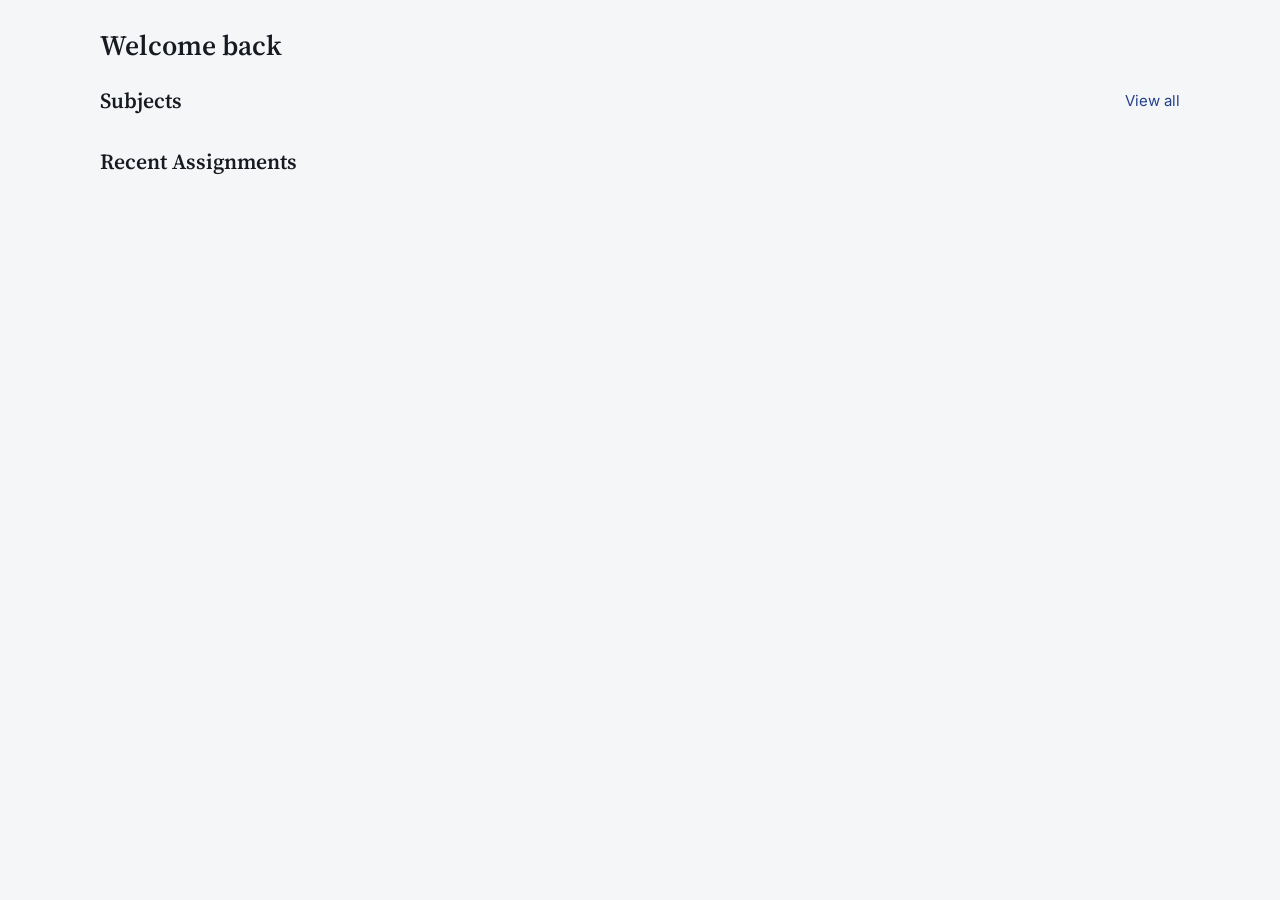
<file: dashboard.html>
<!DOCTYPE html>
<html lang="en">
<head>
<meta charset="UTF-8">
<meta name="viewport" content="width=device-width, initial-scale=1.0">
<title>Dashboard — Assignment Repository</title>
<link rel="stylesheet" href="css/global.css">
<link rel="stylesheet" href="css/components.css">
<link rel="stylesheet" href="css/dashboard.css">
</head>
<body>
  <div id="app-nav"></div>

  <main class="app-main">
    <div class="page-header">
      <div>
        <h1>Welcome back</h1>
        <p class="subtitle" id="welcome-email"></p>
      </div>
    </div>

    <div class="section-block">
      <div class="section-title">
        <h2>Subjects</h2>
        <a href="subjects.html">View all</a>
      </div>
      <div id="dashboard-subjects"></div>
    </div>

    <div class="section-block">
      <div class="section-title"><h2>Recent Assignments</h2></div>
      <div id="dashboard-recent"></div>
    </div>
  </main>

  <script type="module" src="js/dashboard.js"></script>
</body>
</html>
</file>
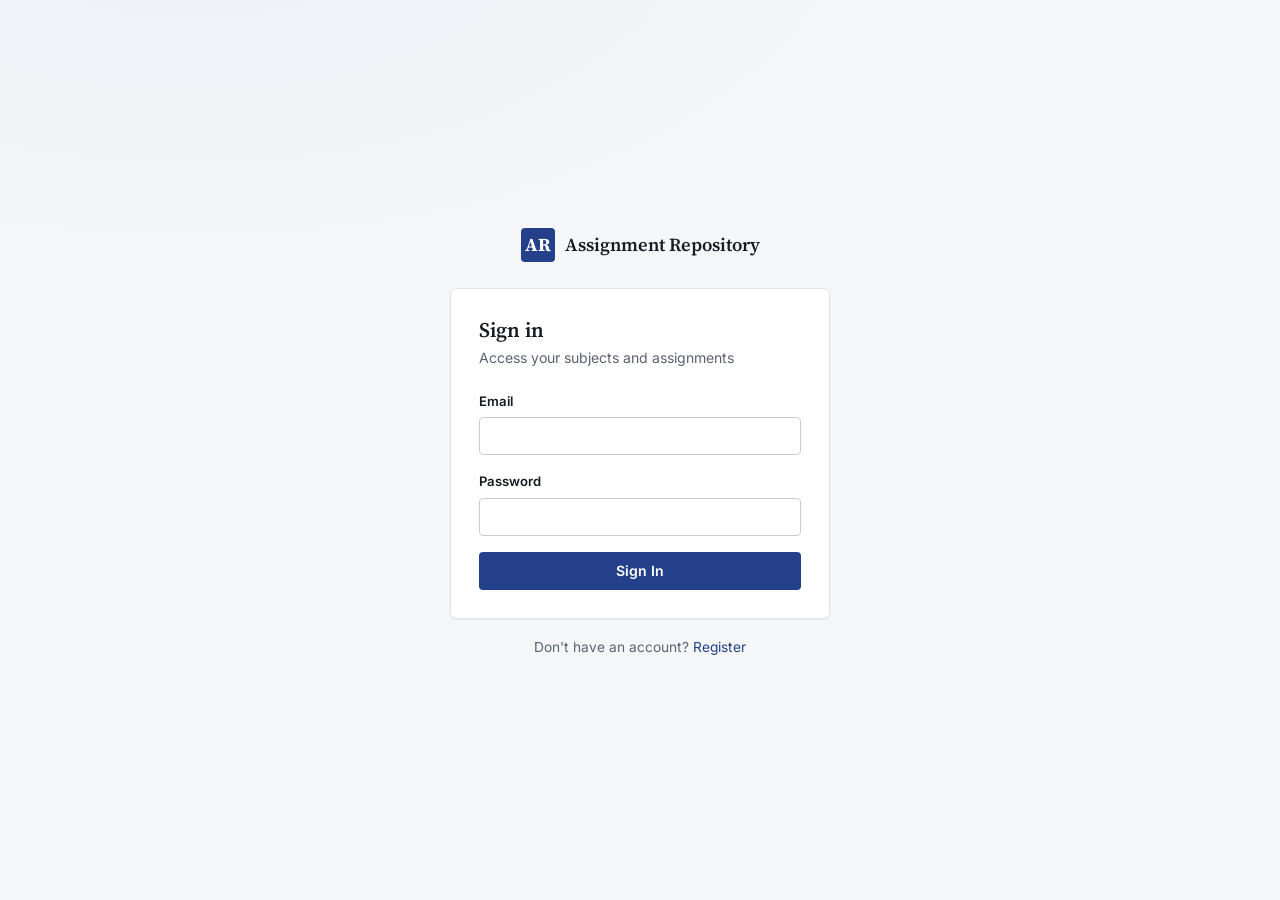
<file: login.html>
<!DOCTYPE html>
<html lang="en">
<head>
<meta charset="UTF-8">
<meta name="viewport" content="width=device-width, initial-scale=1.0">
<title>Sign In — Assignment Repository</title>
<link rel="stylesheet" href="css/global.css">
<link rel="stylesheet" href="css/components.css">
<link rel="stylesheet" href="css/auth.css">
</head>
<body>
  <div class="auth-shell">
    <div class="auth-card">
      <div class="auth-brand"><span class="mark">AR</span><span>Assignment Repository</span></div>
      <div class="card">
        <h1>Sign in</h1>
        <p class="subtitle">Access your subjects and assignments</p>

        <div id="login-status-banner" class="form-error-banner hidden"></div>
        <div id="login-error" class="form-error-banner hidden"></div>

        <form id="login-form" novalidate>
          <div class="field">
            <label for="email">Email</label>
            <input type="email" id="email" name="email" required autocomplete="email">
          </div>
          <div class="field">
            <label for="password">Password</label>
            <input type="password" id="password" name="password" required autocomplete="current-password">
          </div>
          <button type="submit" class="btn btn-primary btn-block">Sign In</button>
        </form>
      </div>
      <p class="auth-footer">Don't have an account? <a href="register.html">Register</a></p>
    </div>
  </div>

  <script type="module">
    import { initLoginPage } from "./js/auth.js";
    initLoginPage();
  </script>
</body>
</html>
</file>
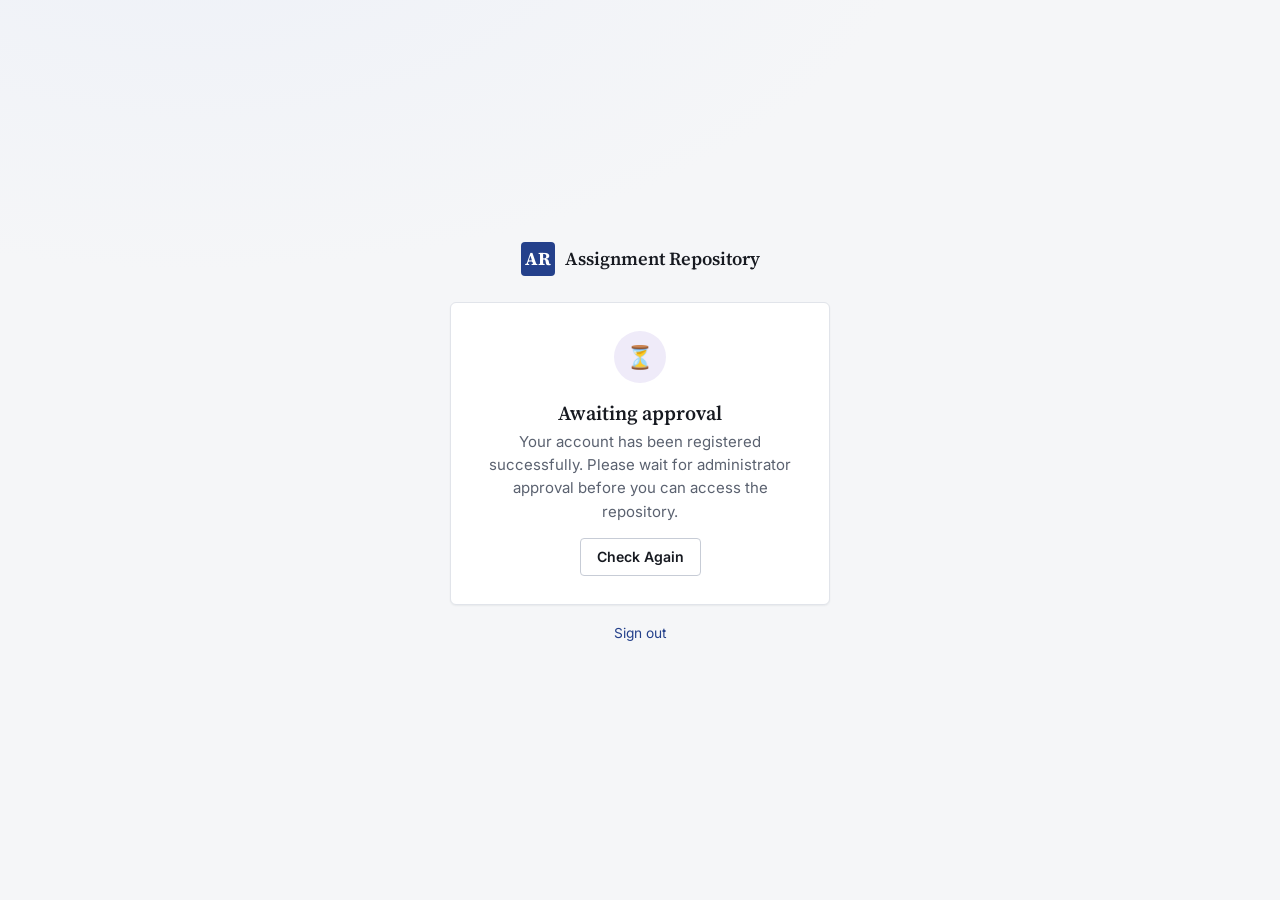
<file: pending.html>
<!DOCTYPE html>
<html lang="en">
<head>
<meta charset="UTF-8">
<meta name="viewport" content="width=device-width, initial-scale=1.0">
<title>Pending Approval — Assignment Repository</title>
<link rel="stylesheet" href="css/global.css">
<link rel="stylesheet" href="css/components.css">
<link rel="stylesheet" href="css/auth.css">
</head>
<body>
  <div class="auth-shell">
    <div class="auth-card">
      <div class="auth-brand"><span class="mark">AR</span><span>Assignment Repository</span></div>
      <div class="card pending-card">
        <div class="pending-icon">⏳</div>
        <h1>Awaiting approval</h1>
        <p>Your account has been registered successfully. Please wait for administrator approval before you can access the repository.</p>
        <button class="btn btn-secondary" id="refresh-btn">Check Again</button>
      </div>
      <p class="auth-footer"><a href="#" id="logout-link">Sign out</a></p>
    </div>
  </div>

  <script type="module">
    import { initPendingPage } from "./js/auth.js";
    import { attachLogoutHandler } from "./js/access.js";
    attachLogoutHandler();
    initPendingPage();
    document.getElementById("refresh-btn").addEventListener("click", () => window.location.reload());
  </script>
</body>
</html>
</file>
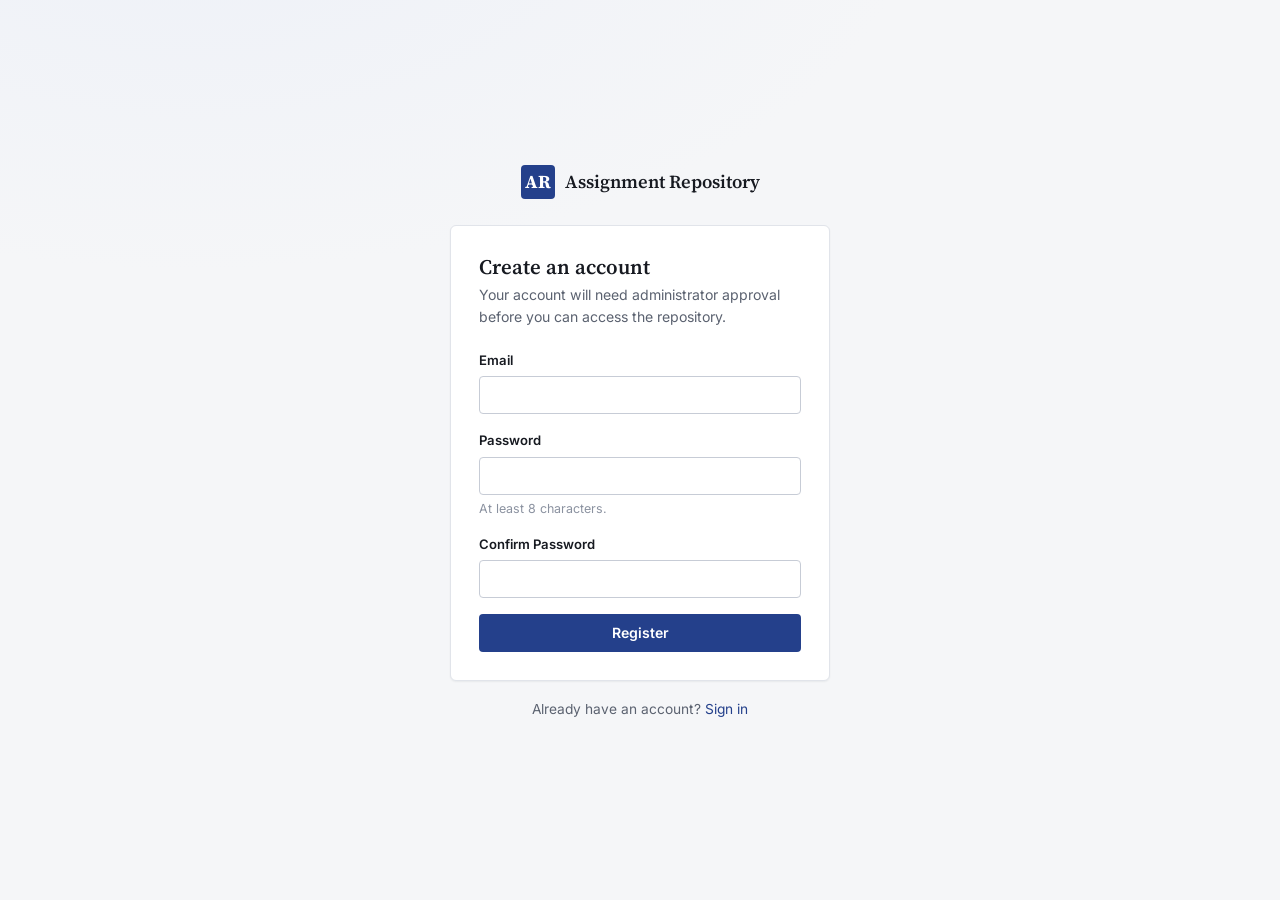
<file: register.html>
<!DOCTYPE html>
<html lang="en">
<head>
<meta charset="UTF-8">
<meta name="viewport" content="width=device-width, initial-scale=1.0">
<title>Register — Assignment Repository</title>
<link rel="stylesheet" href="css/global.css">
<link rel="stylesheet" href="css/components.css">
<link rel="stylesheet" href="css/auth.css">
</head>
<body>
  <div class="auth-shell">
    <div class="auth-card">
      <div class="auth-brand"><span class="mark">AR</span><span>Assignment Repository</span></div>
      <div class="card">
        <h1>Create an account</h1>
        <p class="subtitle">Your account will need administrator approval before you can access the repository.</p>

        <div id="register-error" class="form-error-banner hidden"></div>

        <form id="register-form" novalidate>
          <div class="field">
            <label for="email">Email</label>
            <input type="email" id="email" name="email" required autocomplete="email">
          </div>
          <div class="field">
            <label for="password">Password</label>
            <input type="password" id="password" name="password" required minlength="8" autocomplete="new-password">
            <div class="hint">At least 8 characters.</div>
          </div>
          <div class="field">
            <label for="confirmPassword">Confirm Password</label>
            <input type="password" id="confirmPassword" name="confirmPassword" required autocomplete="new-password">
          </div>
          <button type="submit" class="btn btn-primary btn-block">Register</button>
        </form>
      </div>
      <p class="auth-footer">Already have an account? <a href="login.html">Sign in</a></p>
    </div>
  </div>

  <script type="module">
    import { initRegisterPage } from "./js/auth.js";
    initRegisterPage();
  </script>
</body>
</html>
</file>
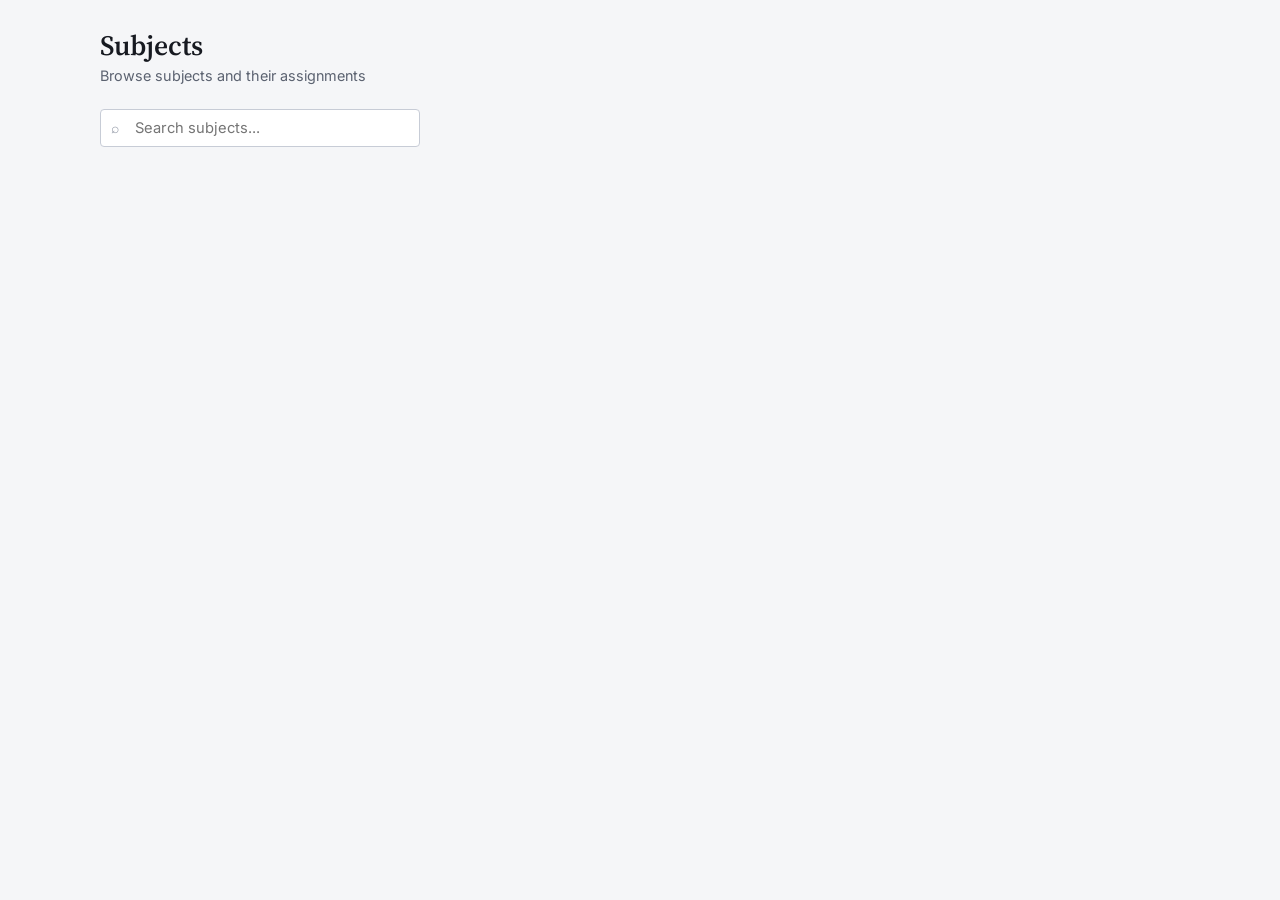
<file: subjects.html>
<!DOCTYPE html>
<html lang="en">
<head>
<meta charset="UTF-8">
<meta name="viewport" content="width=device-width, initial-scale=1.0">
<title>Subjects — Assignment Repository</title>
<link rel="stylesheet" href="css/global.css">
<link rel="stylesheet" href="css/components.css">
<link rel="stylesheet" href="css/dashboard.css">
</head>
<body>
  <div id="app-nav"></div>

  <main class="app-main">
    <div id="subject-list-view">
      <div class="page-header">
        <div><h1>Subjects</h1><p class="subtitle">Browse subjects and their assignments</p></div>
      </div>
      <div class="toolbar">
        <div class="search-bar"><span class="icon">⌕</span><input type="text" id="subject-search" placeholder="Search subjects..."></div>
      </div>
      <div id="subjects-grid"></div>
    </div>

    <div id="subject-detail-view" class="hidden"></div>
  </main>

  <script type="module" src="js/subjects.js"></script>
</body>
</html>
</file>
<file: css/global.css>
/* ============================================================================
   GLOBAL STYLES — design tokens, reset, layout primitives, shared components
   ============================================================================ */

@import url('https://fonts.googleapis.com/css2?family=Source+Serif+4:opsz,wght@8..60,500;8..60,600;8..60,700&family=Inter:wght@400;500;600;700&display=swap');

:root {
  /* Color */
  --color-bg:            #F5F6F8;
  --color-surface:       #FFFFFF;
  --color-surface-sunk:  #F0F1F4;
  --color-border:        #E1E4EA;
  --color-border-strong: #C7CCD6;
  --color-text:          #171A21;
  --color-text-muted:    #5B6270;
  --color-text-faint:    #8B92A0;

  --color-primary:       #24408B;
  --color-primary-hover: #1B2F68;
  --color-primary-tint:  #EAEFF9;

  --color-success:       #1C7C4D;
  --color-success-tint:  #E7F5EC;
  --color-warning:       #9A6B12;
  --color-warning-tint:  #FBF1DD;
  --color-danger:        #B23A2E;
  --color-danger-tint:   #FBEAE8;
  --color-pending:       #6B5AA8;
  --color-pending-tint:  #EFEBF9;

  /* Type */
  --font-display: 'Source Serif 4', Georgia, serif;
  --font-body: 'Inter', -apple-system, BlinkMacSystemFont, 'Segoe UI', sans-serif;

  /* Layout */
  --radius: 6px;
  --radius-sm: 4px;
  --shadow-sm: 0 1px 2px rgba(23, 26, 33, 0.06);
  --shadow-md: 0 4px 16px rgba(23, 26, 33, 0.10);
  --sidebar-width: 240px;
  --topbar-height: 60px;
  --max-content-width: 1120px;
}

* { box-sizing: border-box; }
html, body { height: 100%; }
body {
  margin: 0;
  font-family: var(--font-body);
  background: var(--color-bg);
  color: var(--color-text);
  font-size: 15px;
  line-height: 1.55;
  -webkit-font-smoothing: antialiased;
}
h1, h2, h3, h4 {
  font-family: var(--font-display);
  font-weight: 600;
  line-height: 1.25;
  margin: 0 0 .4em;
  color: var(--color-text);
}
h1 { font-size: 1.75rem; }
h2 { font-size: 1.35rem; }
h3 { font-size: 1.1rem; }
p { margin: 0 0 1em; color: var(--color-text-muted); }
a { color: var(--color-primary); text-decoration: none; }
a:hover { text-decoration: underline; }
img { max-width: 100%; display: block; }

:focus-visible {
  outline: 2px solid var(--color-primary);
  outline-offset: 2px;
}

@media (prefers-reduced-motion: reduce) {
  * { animation-duration: 0.01ms !important; transition-duration: 0.01ms !important; }
}

.hidden { display: none !important; }
.sr-only {
  position: absolute; width: 1px; height: 1px; padding: 0; margin: -1px;
  overflow: hidden; clip: rect(0,0,0,0); white-space: nowrap; border: 0;
}

/* App shell — top navbar */
.app-topbar {
  height: var(--topbar-height);
  background: var(--color-surface);
  border-bottom: 1px solid var(--color-border);
  display: flex;
  align-items: center;
  justify-content: space-between;
  padding: 0 20px;
  position: sticky;
  top: 0;
  z-index: 40;
}
.app-topbar__brand {
  display: flex; align-items: center; gap: 10px;
  font-family: var(--font-display); font-weight: 600; font-size: 1.05rem; color: var(--color-text);
}
.app-topbar__brand .mark {
  width: 28px; height: 28px; border-radius: var(--radius-sm);
  background: var(--color-primary); color: #fff;
  display: flex; align-items: center; justify-content: center;
  font-family: var(--font-display); font-size: 0.85rem; font-weight: 700;
}
.app-topbar__nav { display: flex; align-items: center; gap: 6px; }
.app-topbar__nav a {
  color: var(--color-text-muted); font-weight: 500; font-size: 0.92rem;
  padding: 8px 12px; border-radius: var(--radius-sm);
}
.app-topbar__nav a:hover { background: var(--color-surface-sunk); text-decoration: none; }
.app-topbar__nav a.active { color: var(--color-primary); background: var(--color-primary-tint); }
.app-topbar__user { display: flex; align-items: center; gap: 12px; }
.app-topbar__user .email { color: var(--color-text-faint); font-size: 0.85rem; }
.app-topbar__menu-btn { display: none; }

.app-main { max-width: var(--max-content-width); margin: 0 auto; padding: 28px 20px 60px; }

/* Buttons */
.btn {
  display: inline-flex; align-items: center; justify-content: center; gap: 6px;
  font-family: var(--font-body); font-size: 0.88rem; font-weight: 600;
  padding: 9px 16px; border-radius: var(--radius-sm); border: 1px solid transparent;
  cursor: pointer; transition: background .12s ease, border-color .12s ease;
  min-height: 38px; line-height: 1;
}
.btn:disabled { opacity: 0.55; cursor: not-allowed; }
.btn-primary { background: var(--color-primary); color: #fff; }
.btn-primary:hover:not(:disabled) { background: var(--color-primary-hover); }
.btn-secondary { background: var(--color-surface); color: var(--color-text); border-color: var(--color-border-strong); }
.btn-secondary:hover:not(:disabled) { background: var(--color-surface-sunk); }
.btn-danger { background: var(--color-danger); color: #fff; }
.btn-danger:hover:not(:disabled) { background: #8f2e24; }
.btn-success { background: var(--color-success); color: #fff; }
.btn-success:hover:not(:disabled) { background: #145c39; }
.btn-ghost { background: transparent; color: var(--color-text-muted); border-color: transparent; }
.btn-ghost:hover:not(:disabled) { background: var(--color-surface-sunk); }
.btn-sm { min-height: 30px; padding: 5px 11px; font-size: 0.8rem; }
.btn-block { width: 100%; }

/* Forms */
.field { margin-bottom: 16px; }
.field label { display: block; font-size: 0.82rem; font-weight: 600; color: var(--color-text); margin-bottom: 6px; }
.field .hint { font-size: 0.78rem; color: var(--color-text-faint); margin-top: 4px; }
input[type=text], input[type=email], input[type=password], input[type=number],
input[type=search], input[type=file], textarea, select {
  width: 100%; font-family: var(--font-body); font-size: 0.92rem;
  padding: 9px 11px; border: 1px solid var(--color-border-strong);
  border-radius: var(--radius-sm); background: var(--color-surface); color: var(--color-text);
}
input:focus, textarea:focus, select:focus {
  border-color: var(--color-primary); outline: none; box-shadow: 0 0 0 3px var(--color-primary-tint);
}
textarea { resize: vertical; min-height: 80px; }
.field-error { color: var(--color-danger); font-size: 0.8rem; margin-top: 4px; }
.form-error-banner {
  background: var(--color-danger-tint); color: var(--color-danger);
  border: 1px solid rgba(178,58,46,0.25); border-radius: var(--radius-sm);
  padding: 10px 13px; font-size: 0.85rem; margin-bottom: 16px;
}

/* Cards */
.card { background: var(--color-surface); border: 1px solid var(--color-border); border-radius: var(--radius); box-shadow: var(--shadow-sm); }
.card-pad { padding: 20px; }
.card-header { display: flex; align-items: center; justify-content: space-between; padding: 16px 20px; border-bottom: 1px solid var(--color-border); }
.card-header h2, .card-header h3 { margin: 0; }

/* Tables */
.table-wrap { overflow-x: auto; }
table.data-table { width: 100%; border-collapse: collapse; font-size: 0.88rem; }
.data-table th {
  text-align: left; font-size: 0.72rem; text-transform: uppercase; letter-spacing: 0.04em;
  color: var(--color-text-faint); font-weight: 700; padding: 10px 14px;
  border-bottom: 1px solid var(--color-border); white-space: nowrap;
}
.data-table td { padding: 12px 14px; border-bottom: 1px solid var(--color-border); vertical-align: middle; }
.data-table tr:last-child td { border-bottom: none; }
.data-table tr:hover td { background: var(--color-surface-sunk); }
.row-actions { display: flex; gap: 6px; flex-wrap: wrap; }

/* Badges */
.badge {
  display: inline-flex; align-items: center; font-size: 0.72rem; font-weight: 700;
  padding: 3px 9px; border-radius: 100px; text-transform: capitalize; letter-spacing: 0.01em;
}
.badge-approved, .badge-active { background: var(--color-success-tint); color: var(--color-success); }
.badge-pending { background: var(--color-pending-tint); color: var(--color-pending); }
.badge-rejected, .badge-disabled, .badge-inactive { background: var(--color-danger-tint); color: var(--color-danger); }
.badge-unpublished { background: var(--color-warning-tint); color: var(--color-warning); }

/* Breadcrumbs */
.breadcrumbs { display: flex; align-items: center; gap: 6px; font-size: 0.82rem; color: var(--color-text-faint); margin-bottom: 18px; }
.breadcrumbs a { color: var(--color-text-muted); }
.breadcrumbs span.sep { color: var(--color-border-strong); }
.breadcrumbs span.current { color: var(--color-text); font-weight: 600; }

/* Page header */
.page-header { display: flex; align-items: flex-start; justify-content: space-between; gap: 16px; margin-bottom: 22px; flex-wrap: wrap; }
.page-header h1 { margin-bottom: 2px; }
.page-header .subtitle { color: var(--color-text-muted); font-size: 0.9rem; margin: 0; }

/* Responsive */
@media (max-width: 760px) {
  .app-topbar__nav { display: none; }
  .app-topbar__nav.open {
    display: flex; flex-direction: column; align-items: stretch;
    position: absolute; top: var(--topbar-height); left: 0; right: 0;
    background: var(--color-surface); border-bottom: 1px solid var(--color-border);
    padding: 8px; box-shadow: var(--shadow-md); gap: 2px;
  }
  .app-topbar__menu-btn {
    display: inline-flex; align-items: center; justify-content: center;
    width: 36px; height: 36px; border: 1px solid var(--color-border-strong);
    border-radius: var(--radius-sm); background: var(--color-surface); cursor: pointer;
  }
  .app-topbar__user .email { display: none; }
}
</file>
<file: css/components.css>
/* ============================================================================
   COMPONENTS — toast, modal, spinner, empty/error states, skeletons
   ============================================================================ */

/* Toasts */
#toast-region {
  position: fixed; bottom: 20px; right: 20px; z-index: 200;
  display: flex; flex-direction: column; gap: 8px; max-width: 340px;
}
.toast {
  background: var(--color-text); color: #fff;
  padding: 12px 14px; border-radius: var(--radius-sm);
  font-size: 0.86rem; box-shadow: var(--shadow-md);
  display: flex; align-items: flex-start; gap: 8px;
  animation: toast-in .15s ease-out;
}
.toast-success { background: var(--color-success); }
.toast-error { background: var(--color-danger); }
.toast-info { background: #2C3140; }
@keyframes toast-in { from { opacity: 0; transform: translateY(6px); } to { opacity: 1; transform: translateY(0); } }
@media (max-width: 760px) {
  #toast-region { left: 16px; right: 16px; bottom: 16px; max-width: none; }
}

/* Modal / confirmation dialogs */
.modal-overlay {
  position: fixed; inset: 0; background: rgba(23,26,33,0.45);
  display: flex; align-items: center; justify-content: center;
  z-index: 150; padding: 20px;
}
.modal {
  background: var(--color-surface); border-radius: var(--radius);
  box-shadow: var(--shadow-md); width: 100%; max-width: 420px;
  padding: 22px; animation: modal-in .12s ease-out;
}
@keyframes modal-in { from { opacity: 0; transform: scale(.97); } to { opacity: 1; transform: scale(1); } }
.modal h3 { margin-bottom: 8px; }
.modal p { margin-bottom: 20px; }
.modal-actions { display: flex; justify-content: flex-end; gap: 8px; }
.modal-danger-icon {
  width: 40px; height: 40px; border-radius: 50%;
  background: var(--color-danger-tint); color: var(--color-danger);
  display: flex; align-items: center; justify-content: center;
  font-size: 1.1rem; font-weight: 700; margin-bottom: 14px;
}

/* Spinner */
.spinner {
  width: 18px; height: 18px; border-radius: 50%;
  border: 2px solid rgba(0,0,0,0.12); border-top-color: var(--color-primary);
  animation: spin .7s linear infinite; display: inline-block;
}
.spinner-light { border-color: rgba(255,255,255,0.35); border-top-color: #fff; }
@keyframes spin { to { transform: rotate(360deg); } }

.loading-row { display: flex; align-items: center; gap: 10px; color: var(--color-text-faint); font-size: 0.9rem; padding: 30px 0; justify-content: center; }

/* Skeletons */
.skeleton { background: linear-gradient(90deg, var(--color-surface-sunk) 25%, #e7e9ee 37%, var(--color-surface-sunk) 63%); background-size: 400% 100%; animation: skeleton-shine 1.4s ease infinite; border-radius: var(--radius-sm); }
.skeleton-line { height: 14px; margin-bottom: 8px; }
.skeleton-card { height: 84px; border-radius: var(--radius); }
@keyframes skeleton-shine { 0% { background-position: 100% 0; } 100% { background-position: 0 0; } }

/* Empty / error states */
.state-block {
  text-align: center; padding: 48px 20px; color: var(--color-text-faint);
}
.state-block .state-icon {
  width: 44px; height: 44px; margin: 0 auto 14px; border-radius: 50%;
  background: var(--color-surface-sunk); display: flex; align-items: center; justify-content: center;
  font-size: 1.2rem; color: var(--color-text-faint);
}
.state-block h3 { color: var(--color-text-muted); margin-bottom: 4px; }
.state-block p { margin-bottom: 0; font-size: 0.88rem; }
.state-block.state-error .state-icon { background: var(--color-danger-tint); color: var(--color-danger); }

/* Buttons with inline spinner state */
.btn[data-loading="true"] { pointer-events: none; }
</file>
<file: css/dashboard.css>
/* ============================================================================
   DASHBOARD / SUBJECTS / ASSIGNMENT — student-facing content pages
   ============================================================================ */

.subject-grid {
  display: grid;
  grid-template-columns: repeat(auto-fill, minmax(230px, 1fr));
  gap: 14px;
}
.subject-card {
  background: var(--color-surface); border: 1px solid var(--color-border);
  border-left: 3px solid var(--color-primary);
  border-radius: var(--radius); padding: 16px 18px;
  transition: box-shadow .12s ease, transform .12s ease;
  display: block; color: var(--color-text);
}
.subject-card:hover { box-shadow: var(--shadow-md); text-decoration: none; transform: translateY(-1px); }
.subject-card .code { font-size: 0.72rem; font-weight: 700; letter-spacing: .05em; color: var(--color-primary); text-transform: uppercase; }
.subject-card h3 { margin: 4px 0 6px; }
.subject-card p { font-size: 0.85rem; margin: 0; }

.section-block { margin-bottom: 34px; }
.section-block .section-title { display: flex; align-items: center; justify-content: space-between; margin-bottom: 14px; }
.section-block .section-title h2 { margin: 0; }

.assignment-list { display: flex; flex-direction: column; gap: 10px; }
.assignment-row {
  display: flex; align-items: center; gap: 14px;
  background: var(--color-surface); border: 1px solid var(--color-border);
  border-radius: var(--radius); padding: 13px 16px;
  color: var(--color-text);
}
.assignment-row:hover { text-decoration: none; border-color: var(--color-border-strong); }
.assignment-row .exp-tag {
  font-family: var(--font-display); font-weight: 700; font-size: 0.95rem;
  background: var(--color-primary-tint); color: var(--color-primary);
  width: 44px; height: 44px; border-radius: var(--radius-sm);
  display: flex; align-items: center; justify-content: center; flex-shrink: 0;
}
.assignment-row .info { flex: 1; min-width: 0; }
.assignment-row .info h3 { margin: 0 0 2px; font-size: 1rem; }
.assignment-row .info p { margin: 0; font-size: 0.83rem; }
.assignment-row .chev { color: var(--color-text-faint); }

.stat-grid {
  display: grid; grid-template-columns: repeat(auto-fit, minmax(150px, 1fr));
  gap: 12px; margin-bottom: 28px;
}
.stat-card { background: var(--color-surface); border: 1px solid var(--color-border); border-radius: var(--radius); padding: 16px 18px; }
.stat-card .value { font-family: var(--font-display); font-size: 1.7rem; font-weight: 700; }
.stat-card .label { font-size: 0.8rem; color: var(--color-text-faint); text-transform: uppercase; letter-spacing: .03em; }

.file-list { display: flex; flex-direction: column; gap: 10px; }
.file-row {
  display: flex; align-items: center; gap: 12px;
  background: var(--color-surface); border: 1px solid var(--color-border);
  border-radius: var(--radius); padding: 13px 16px; flex-wrap: wrap;
}
.file-row .file-icon {
  width: 38px; height: 38px; border-radius: var(--radius-sm);
  background: var(--color-surface-sunk); color: var(--color-text-muted);
  display: flex; align-items: center; justify-content: center;
  font-size: 0.68rem; font-weight: 700; text-transform: uppercase; flex-shrink: 0;
}
.file-row .info { flex: 1; min-width: 160px; }
.file-row .info .name { font-weight: 600; font-size: 0.92rem; }
.file-row .info .meta { font-size: 0.78rem; color: var(--color-text-faint); }
.file-row .actions { display: flex; gap: 8px; }

.search-bar { position: relative; max-width: 320px; }
.search-bar input { padding-left: 34px; }
.search-bar .icon { position: absolute; left: 11px; top: 50%; transform: translateY(-50%); color: var(--color-text-faint); font-size: 0.9rem; }

.assignment-detail-header { margin-bottom: 24px; }
.assignment-detail-header .exp-eyebrow { font-size: 0.78rem; font-weight: 700; color: var(--color-primary); text-transform: uppercase; letter-spacing: .05em; margin-bottom: 6px; }
</file>
<file: css/auth.css>
/* ============================================================================
   AUTH PAGES — login, register, pending
   ============================================================================ */
.auth-shell {
  min-height: 100vh;
  display: flex; align-items: center; justify-content: center;
  padding: 24px;
  background:
    radial-gradient(1200px 600px at 15% -10%, #EEF1F8 0%, transparent 60%),
    var(--color-bg);
}
.auth-card { width: 100%; max-width: 380px; }
.auth-brand {
  display: flex; align-items: center; gap: 10px; justify-content: center;
  margin-bottom: 26px;
}
.auth-brand .mark {
  width: 34px; height: 34px; border-radius: var(--radius-sm);
  background: var(--color-primary); color: #fff;
  display: flex; align-items: center; justify-content: center;
  font-family: var(--font-display); font-weight: 700;
}
.auth-brand span { font-family: var(--font-display); font-weight: 600; font-size: 1.15rem; }

.auth-card .card { padding: 28px; }
.auth-card h1 { font-size: 1.3rem; margin-bottom: 4px; }
.auth-card .subtitle { font-size: 0.88rem; margin-bottom: 22px; }
.auth-footer { text-align: center; margin-top: 18px; font-size: 0.86rem; color: var(--color-text-muted); }

.pending-icon {
  width: 52px; height: 52px; border-radius: 50%;
  background: var(--color-pending-tint); color: var(--color-pending);
  display: flex; align-items: center; justify-content: center;
  font-size: 1.4rem; margin: 0 auto 18px;
}
.pending-card { text-align: center; padding: 34px 28px; }
.pending-card h1 { font-size: 1.25rem; }
.status-message-card { text-align: center; padding: 34px 28px; }
</file>
